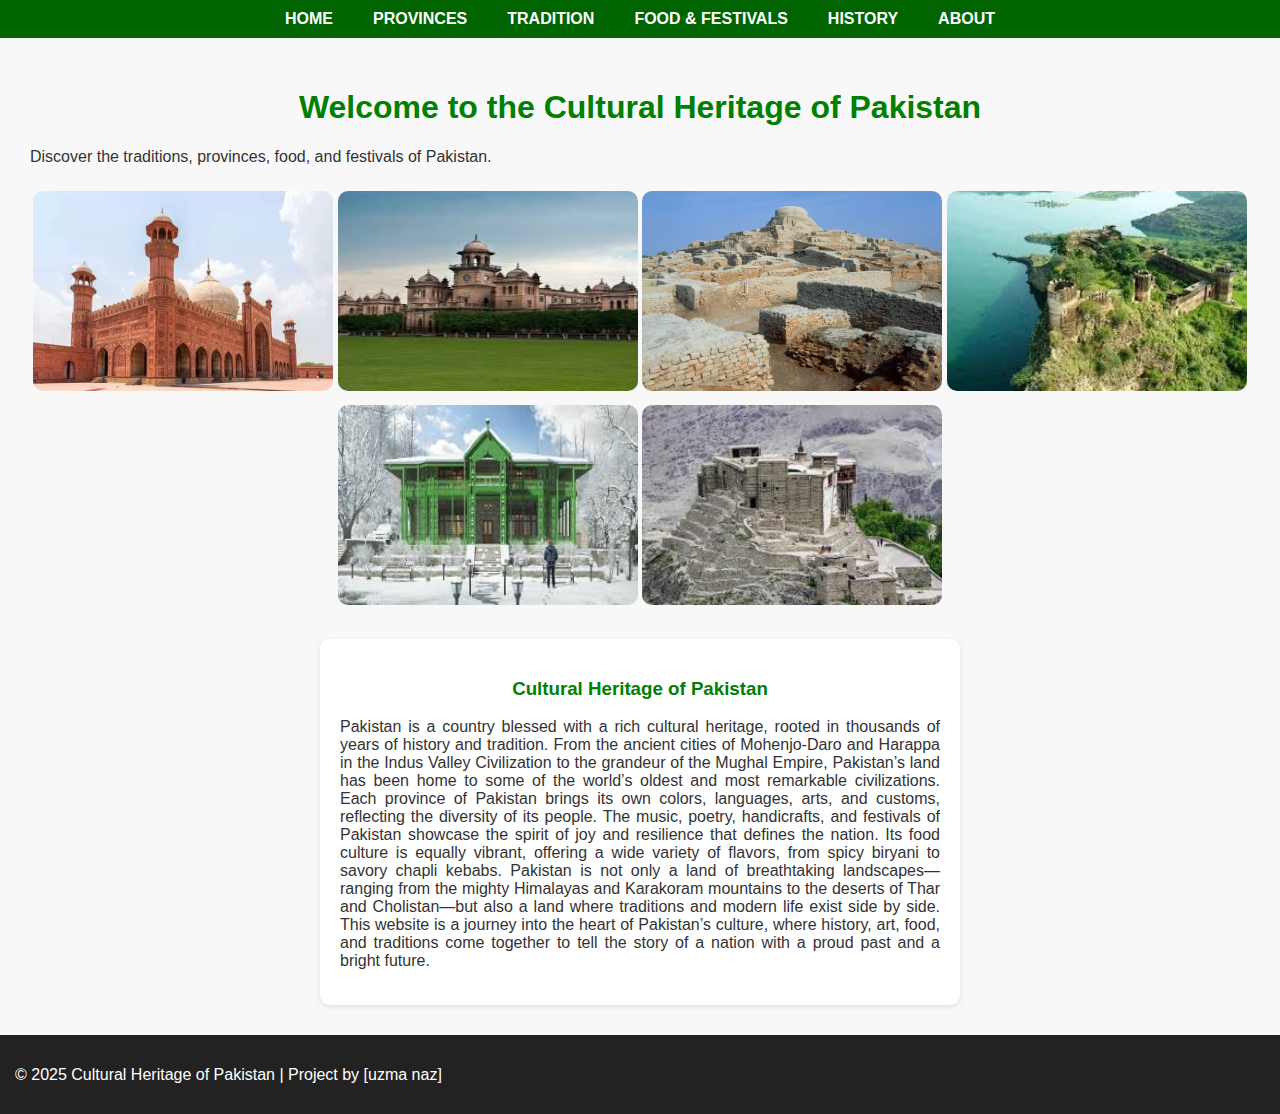
<file: index.html>
<!DOCTYPE html>
<html lang="en">

<head>
    <meta charset="UTF-8">
    <meta name="viewport" content="width=device-width, initial-scale=1.0">
    <title>Cultural Heritage of Pakistan</title>
    <link rel="stylesheet" href="style.css">
</head>

<body>
    <header>
        <nav>
            <ul>
                <li><a href="index.html">HOME</a></li>
                <li><a href="provinces.html">PROVINCES</a></li>
                <li><a href="traditions.html">TRADITION</a></li>
                <li><a href="food.html">FOOD & FESTIVALS</a></li>
                <li><a href="history.html">HISTORY</a></li>
                <li><a href="about.html">ABOUT</a></li>
            </ul>
        </nav>
    </header>

    <main>
        <h1>Welcome to the Cultural Heritage of Pakistan</h1>
        <p>Discover the traditions, provinces, food, and festivals of Pakistan.</p>
        <img src="images/badshahi masjid.webp" alt="Badshahi Mosque" width="600">
        <img src="images/islamia collage.jpeg" alt="islamia collage">
        <img src="images/Mohenjo-daro-Pakistan.webp" alt="Mohenjo-daro">
        <img src="images/ramkot fort.jpeg" alt="ramkot fort">
        <img src="images/ziarat.jpeg" alt="ziarat">
        <img src="images/shigar fort.jpeg" alt="shigar fort">
    </main>
    <section>
    <h3>Cultural Heritage of Pakistan</h3>
    <p>Pakistan is a country blessed with a rich cultural heritage, rooted in thousands of years of history and
        tradition. From the ancient cities of Mohenjo-Daro and Harappa in the Indus Valley Civilization to the grandeur
        of the Mughal Empire, Pakistan’s land has been home to some of the world’s oldest and most remarkable
        civilizations. Each province of Pakistan brings its own colors, languages, arts, and customs, reflecting the
        diversity of its people. The music, poetry, handicrafts, and festivals of Pakistan showcase the spirit of joy
        and resilience that defines the nation. Its food culture is equally vibrant, offering a wide variety of flavors,
        from spicy biryani to savory chapli kebabs. Pakistan is not only a land of breathtaking landscapes—ranging from
        the mighty Himalayas and Karakoram mountains to the deserts of Thar and Cholistan—but also a land where
        traditions and modern life exist side by side. This website is a journey into the heart of Pakistan’s culture,
        where history, art, food, and traditions come together to tell the story of a nation with a proud past and a
        bright future.</p>
        </section>


    <footer>
        <p>© 2025 Cultural Heritage of Pakistan | Project by [uzma naz]</p>
    </footer>
</body>

</html>
</file>
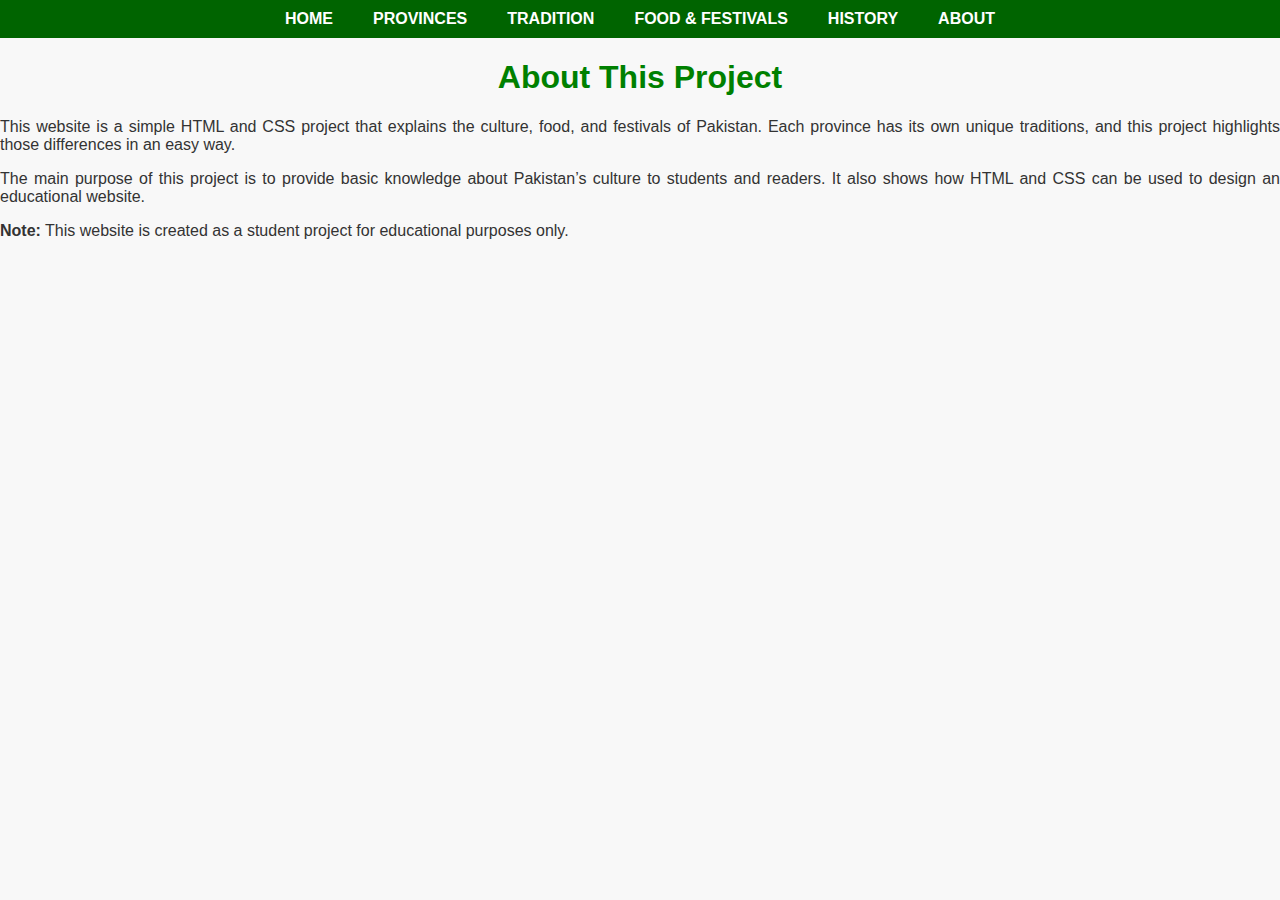
<file: about.html>
<!DOCTYPE html>
<html lang="en">

<head>
    <meta charset="UTF-8">
    <meta name="viewport" content="width=device-width, initial-scale=1.0">
    <link rel="stylesheet" href="style.css">
    <title>ABOUT</title>
</head>

<body>
    <header>
        <nav>
            <ul>
                <li><a href="index.html">HOME</a></li>
                <li><a href="provinces.html">PROVINCES</a></li>
                <li><a href="traditions.html">TRADITION</a></li>
                <li><a href="food.html">FOOD & FESTIVALS</a></li>
                <li><a href="history.html">HISTORY</a></li>
                <li><a href="about.html">ABOUT</a></li>
            </ul>
        </nav>
    </header>
    <h1>About This Project</h1>
    <div>
        <p>
            This website is a simple HTML and CSS project that explains the culture, food, and festivals of Pakistan.
            Each province has its own unique traditions, and this project highlights those differences in an easy way.
        </p>
        <p>
            The main purpose of this project is to provide basic knowledge about Pakistan’s culture to students and
            readers.
            It also shows how HTML and CSS can be used to design an educational website.
        </p>
        <p>
            <strong>Note:</strong> This website is created as a student project for educational purposes only.
        </p>
    </div>

</body>

</html>
</file>
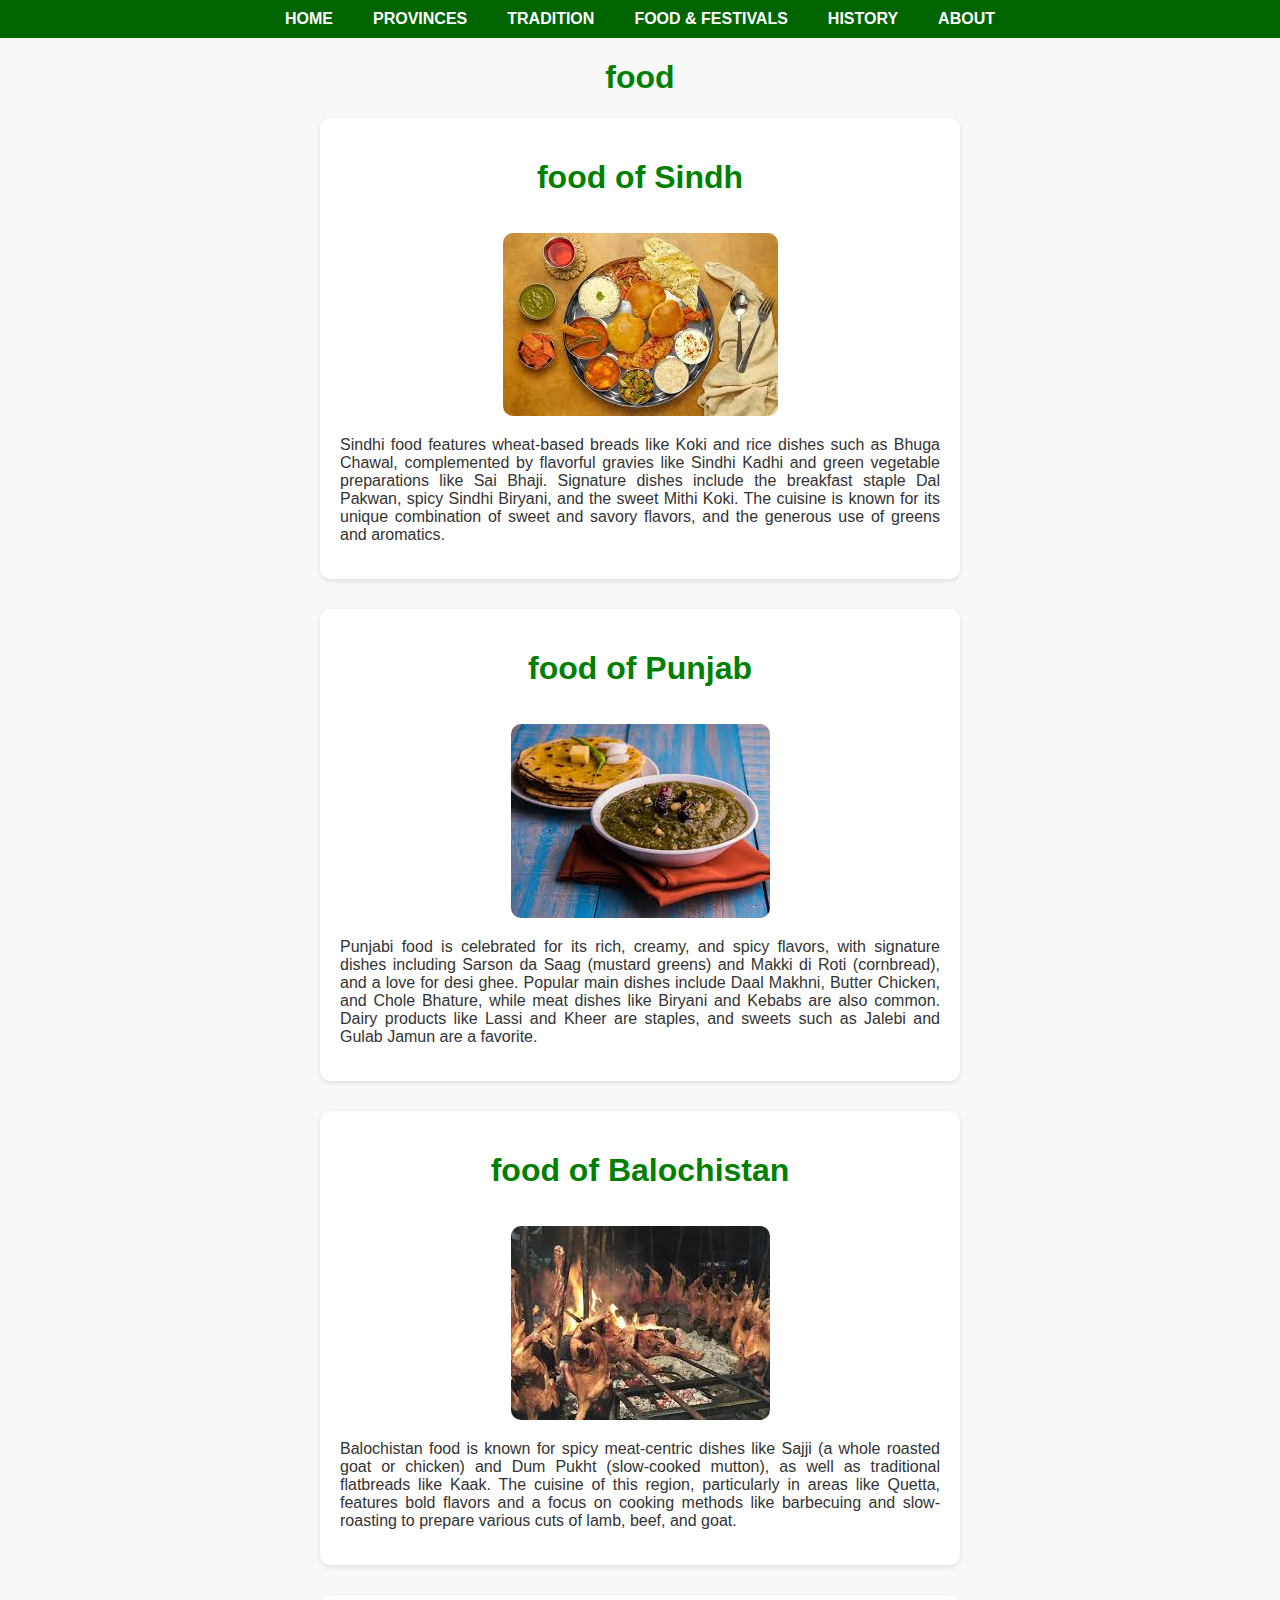
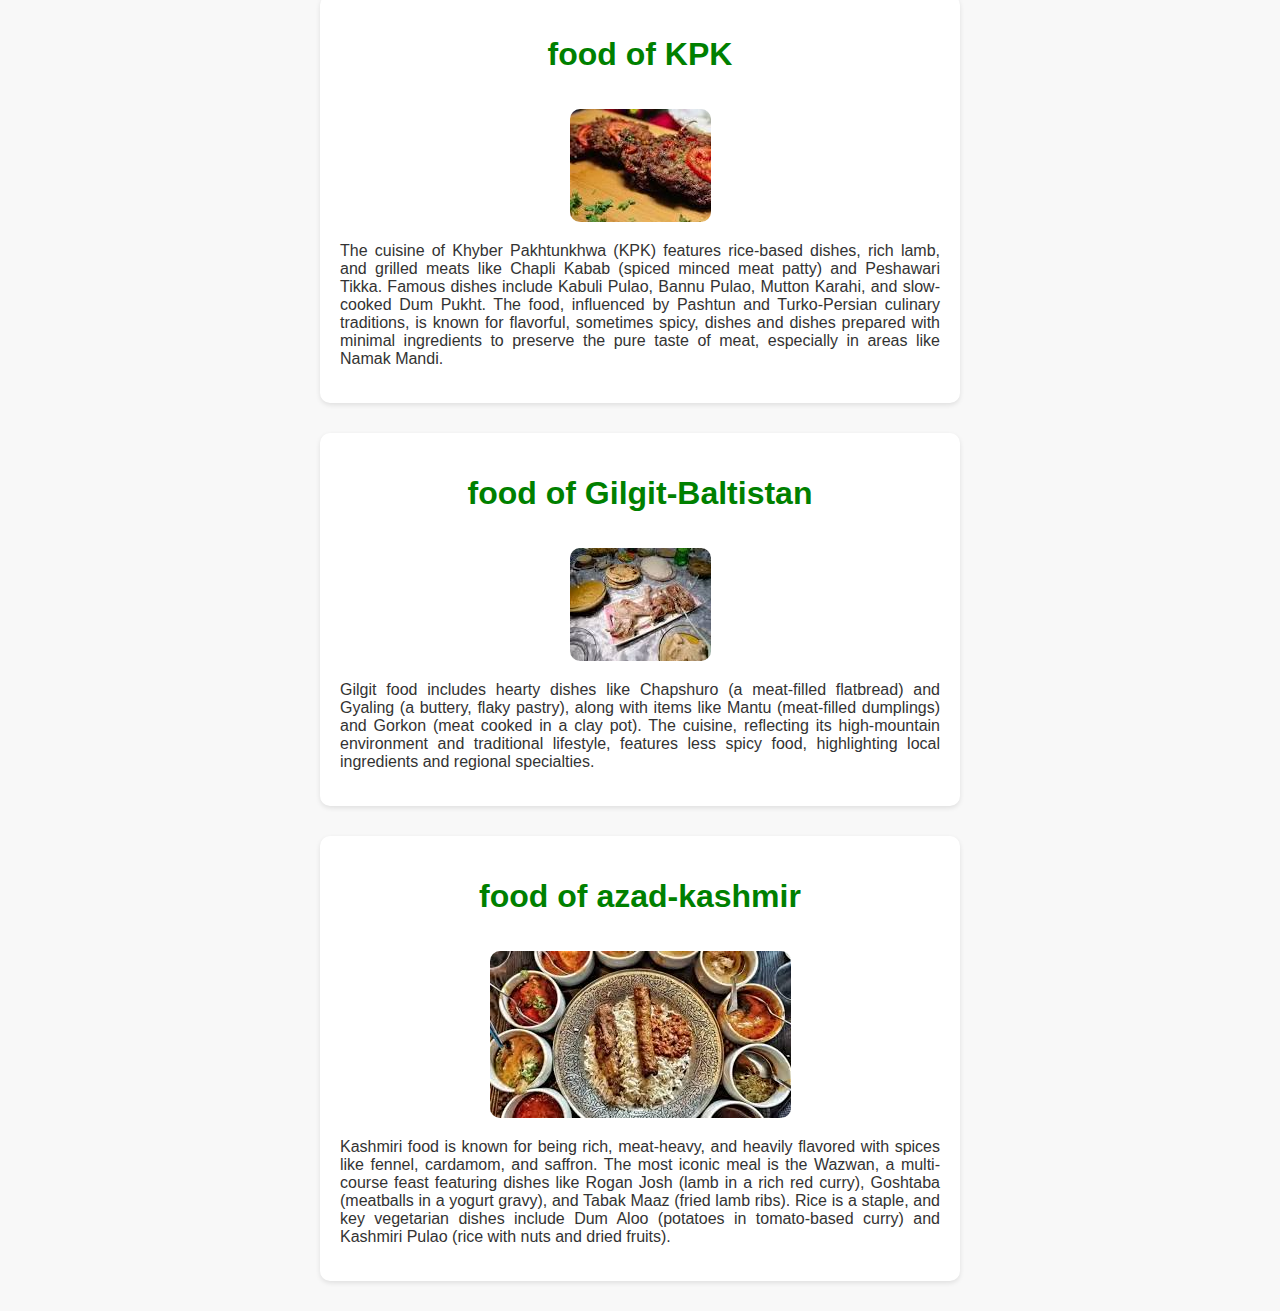
<file: food.html>
<!DOCTYPE html>
<html lang="en">

<head>
    <meta charset="UTF-8">
    <meta name="viewport" content="width=device-width, initial-scale=1.0">
    <title>food of Pakistan</title>
    <link rel="stylesheet" href="style.css">
</head>

<body>
    <header>
        <nav>
            <ul>
                <li><a href="index.html">HOME</a></li>
                <li><a href="provinces.html">PROVINCES</a></li>
                <li><a href="traditions.html">TRADITION</a></li>
                <li><a href="food.html">FOOD & FESTIVALS</a></li>
                <li><a href="history.html">HISTORY</a></li>
                <li><a href="about.html">ABOUT</a></li>
            </ul>
        </nav>
    </header>
    <h1>food </h1>
    <section>
        <h1>food of Sindh</h1>
        <img src="images/sindh food.jpeg" alt="sindh food">
        <p>Sindhi food features wheat-based breads like Koki and rice dishes such as Bhuga Chawal, complemented by
            flavorful
            gravies like Sindhi Kadhi and green vegetable preparations like Sai Bhaji. Signature dishes include the
            breakfast staple Dal Pakwan, spicy Sindhi Biryani, and the sweet Mithi Koki. The cuisine is known for its
            unique
            combination of sweet and savory flavors, and the generous use of greens and aromatics.
        </p>
    </section>
    <section>
        <h1>food of Punjab</h1>
        <img src="images/panjab food.jpeg" alt="punjab">
        <p>Punjabi food is celebrated for its rich, creamy, and spicy flavors, with signature dishes including Sarson da
            Saag (mustard greens) and Makki di Roti (cornbread), and a love for desi ghee. Popular main dishes include
            Daal Makhni, Butter Chicken, and Chole Bhature, while meat dishes like Biryani and Kebabs are also common.
            Dairy products like Lassi and Kheer are staples, and sweets such as Jalebi and Gulab Jamun are a favorite.
        </p>
    </section>
    <section>
        <h1>food of Balochistan</h1>
        <img src="images/sajji-balocistan.jpeg" alt="balocistan's food">
        <p>Balochistan food is known for spicy meat-centric dishes like Sajji (a whole roasted goat or chicken) and Dum
            Pukht (slow-cooked mutton), as well as traditional flatbreads like Kaak. The cuisine of this region,
            particularly in areas like Quetta, features bold flavors and a focus on cooking methods like barbecuing and
            slow-roasting to prepare various cuts of lamb, beef, and goat. </p>
    </section>
    <section>
        <h1>food of KPK</h1>
        <img src="images/kpk food.jpeg" alt="kpk's food">
        <p>The cuisine of Khyber Pakhtunkhwa (KPK) features rice-based dishes, rich lamb, and grilled meats like Chapli
            Kabab (spiced minced meat patty) and Peshawari Tikka. Famous dishes include Kabuli Pulao, Bannu Pulao,
            Mutton Karahi, and slow-cooked Dum Pukht. The food, influenced by Pashtun and Turko-Persian culinary
            traditions, is known for flavorful, sometimes spicy, dishes and dishes prepared with minimal ingredients to
            preserve the pure taste of meat, especially in areas like Namak Mandi. </p>
    </section>
    <section>
        <h1>food of Gilgit-Baltistan</h1>
        <img src="images/food of gilgit.jpeg" alt="gilgit's food">
        <p>Gilgit food includes hearty dishes like Chapshuro (a meat-filled flatbread) and Gyaling (a buttery, flaky
            pastry), along with items like Mantu (meat-filled dumplings) and Gorkon (meat cooked in a clay pot). The
            cuisine, reflecting its high-mountain environment and traditional lifestyle, features less spicy food,
            highlighting local ingredients and regional specialties. </p>
    </section>
    <section>
        <h1>food of azad-kashmir</h1>
        <img src="images/kashmiri food.jpeg" alt="kashmir's food">
        <p>Kashmiri food is known for being rich, meat-heavy, and heavily flavored with spices like fennel, cardamom,
            and saffron. The most iconic meal is the Wazwan, a multi-course feast featuring dishes like Rogan Josh (lamb
            in a rich red curry), Goshtaba (meatballs in a yogurt gravy), and Tabak Maaz (fried lamb ribs). Rice is a
            staple, and key vegetarian dishes include Dum Aloo (potatoes in tomato-based curry) and Kashmiri Pulao (rice
            with nuts and dried fruits). </p>
    </section>
</body>

</html>
</file>
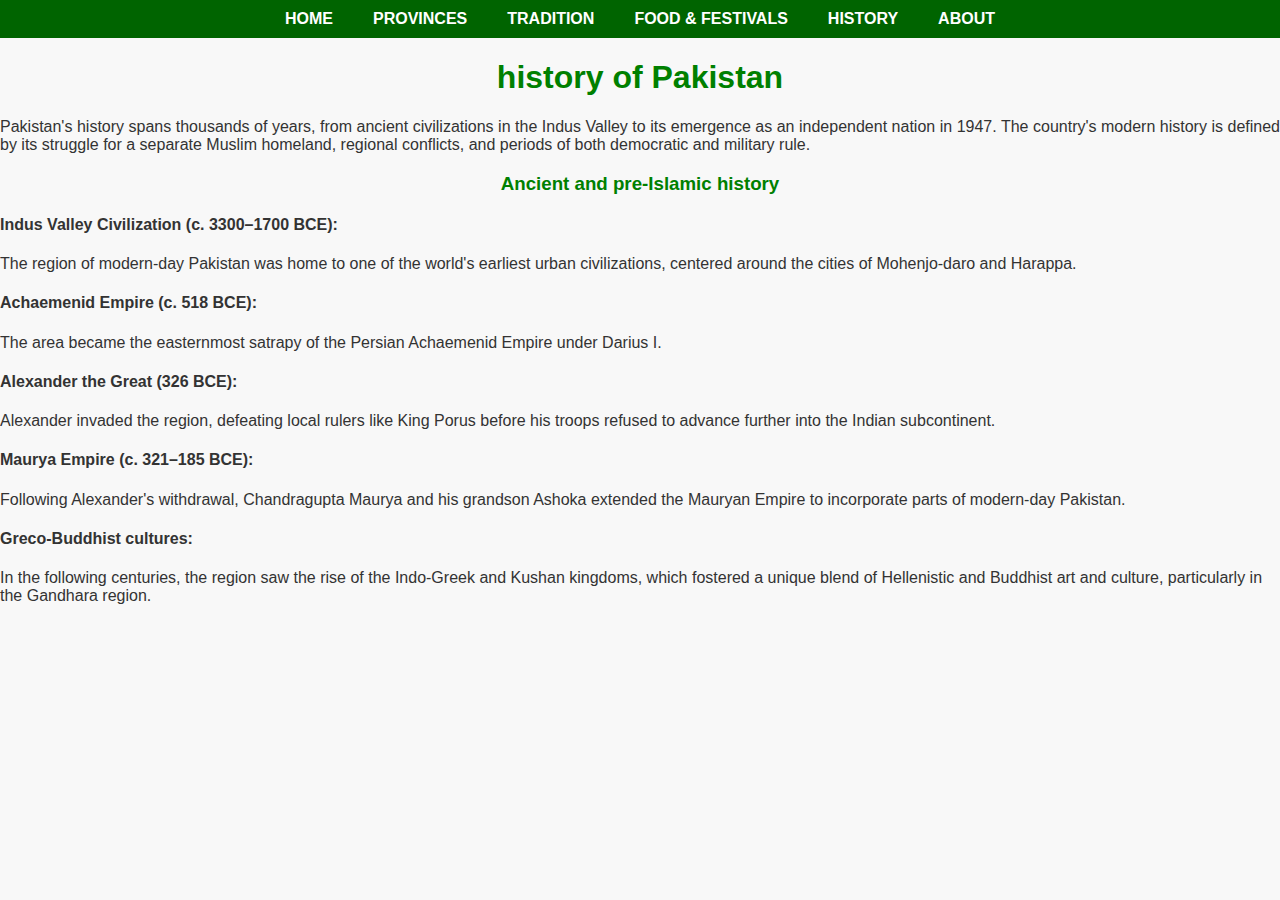
<file: history.html>
<!DOCTYPE html>
<html lang="en">

<head>
    <meta charset="UTF-8">
    <meta name="viewport" content="width=device-width, initial-scale=1.0">
    <title>history of Pakistan</title>
    <link rel="stylesheet" href="style.css">
</head>

<body>
    <header>
        <nav>
            <ul>
                <li><a href="index.html">HOME</a></li>
                <li><a href="provinces.html">PROVINCES</a></li>
                <li><a href="traditions.html">TRADITION</a></li>
                <li><a href="food.html">FOOD & FESTIVALS</a></li>
                <li><a href="history.html">HISTORY</a></li>
                <li><a href="about.html">ABOUT</a></li>
            </ul>
        </nav>
    </header>
    <div>
        <h1>history of Pakistan</h1>
        <p>Pakistan's history spans thousands of years, from ancient civilizations in the Indus Valley to its emergence
            as an independent nation in 1947. The country's modern history is defined by its struggle for a separate
            Muslim homeland, regional conflicts, and periods of both democratic and military rule.
        </p>
        <h3>Ancient and pre-Islamic history</h3>
        <h4>Indus Valley Civilization (c. 3300–1700 BCE):</h4> The region of modern-day Pakistan was home to one of the
        world's earliest urban civilizations, centered around the cities of Mohenjo-daro and Harappa.
        <h4>Achaemenid Empire (c. 518 BCE): </h4>The area became the easternmost satrapy of the Persian Achaemenid
        Empire under Darius I.
        <h4>Alexander the Great (326 BCE): </h4>Alexander invaded the region, defeating local rulers like King Porus
        before his troops refused to advance further into the Indian subcontinent.
        <h4>Maurya Empire (c. 321–185 BCE):</h4> Following Alexander's withdrawal, Chandragupta Maurya and his grandson
        Ashoka extended the Mauryan Empire to incorporate parts of modern-day Pakistan.
        <h4>Greco-Buddhist cultures:</h4> In the following centuries, the region saw the rise of the Indo-Greek and
        Kushan
        kingdoms, which fostered a unique blend of Hellenistic and Buddhist art and culture, particularly in the
        Gandhara region.
        </p>

    </div>
</body>

</html>
</file>
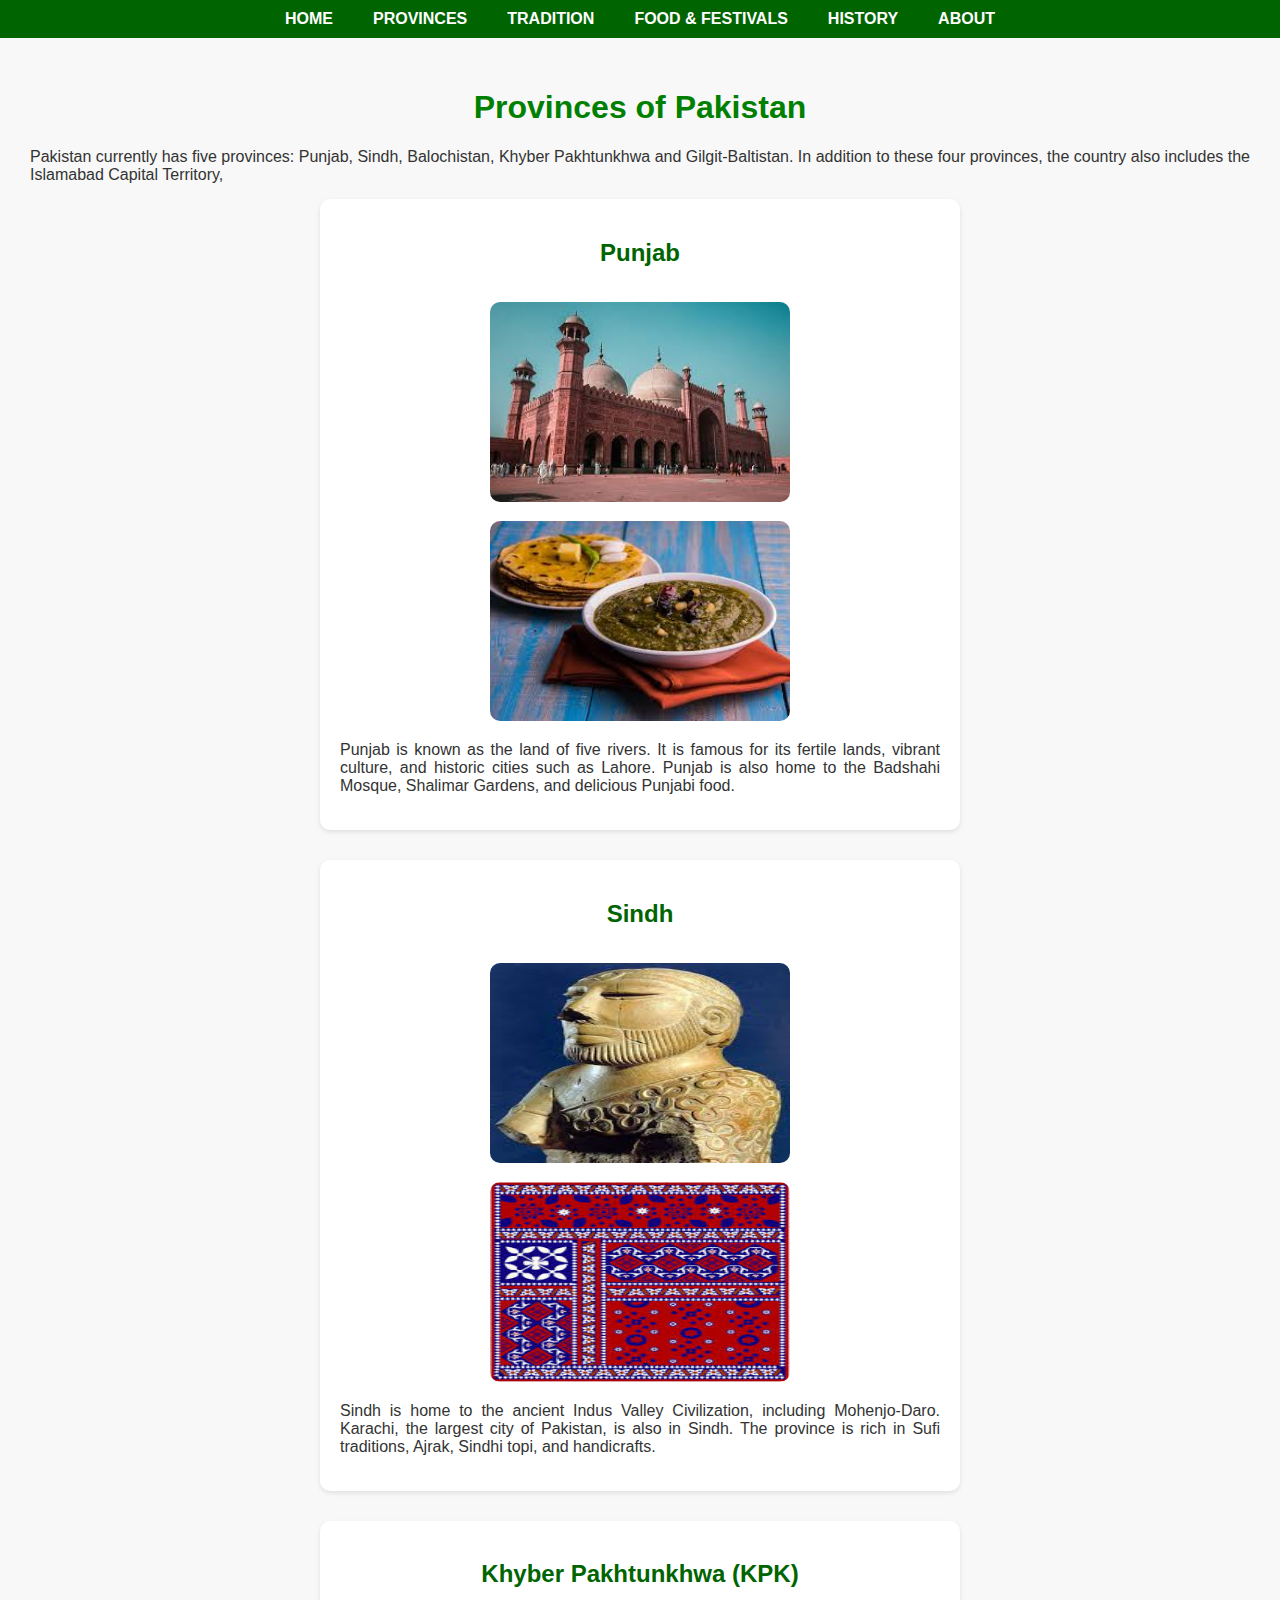
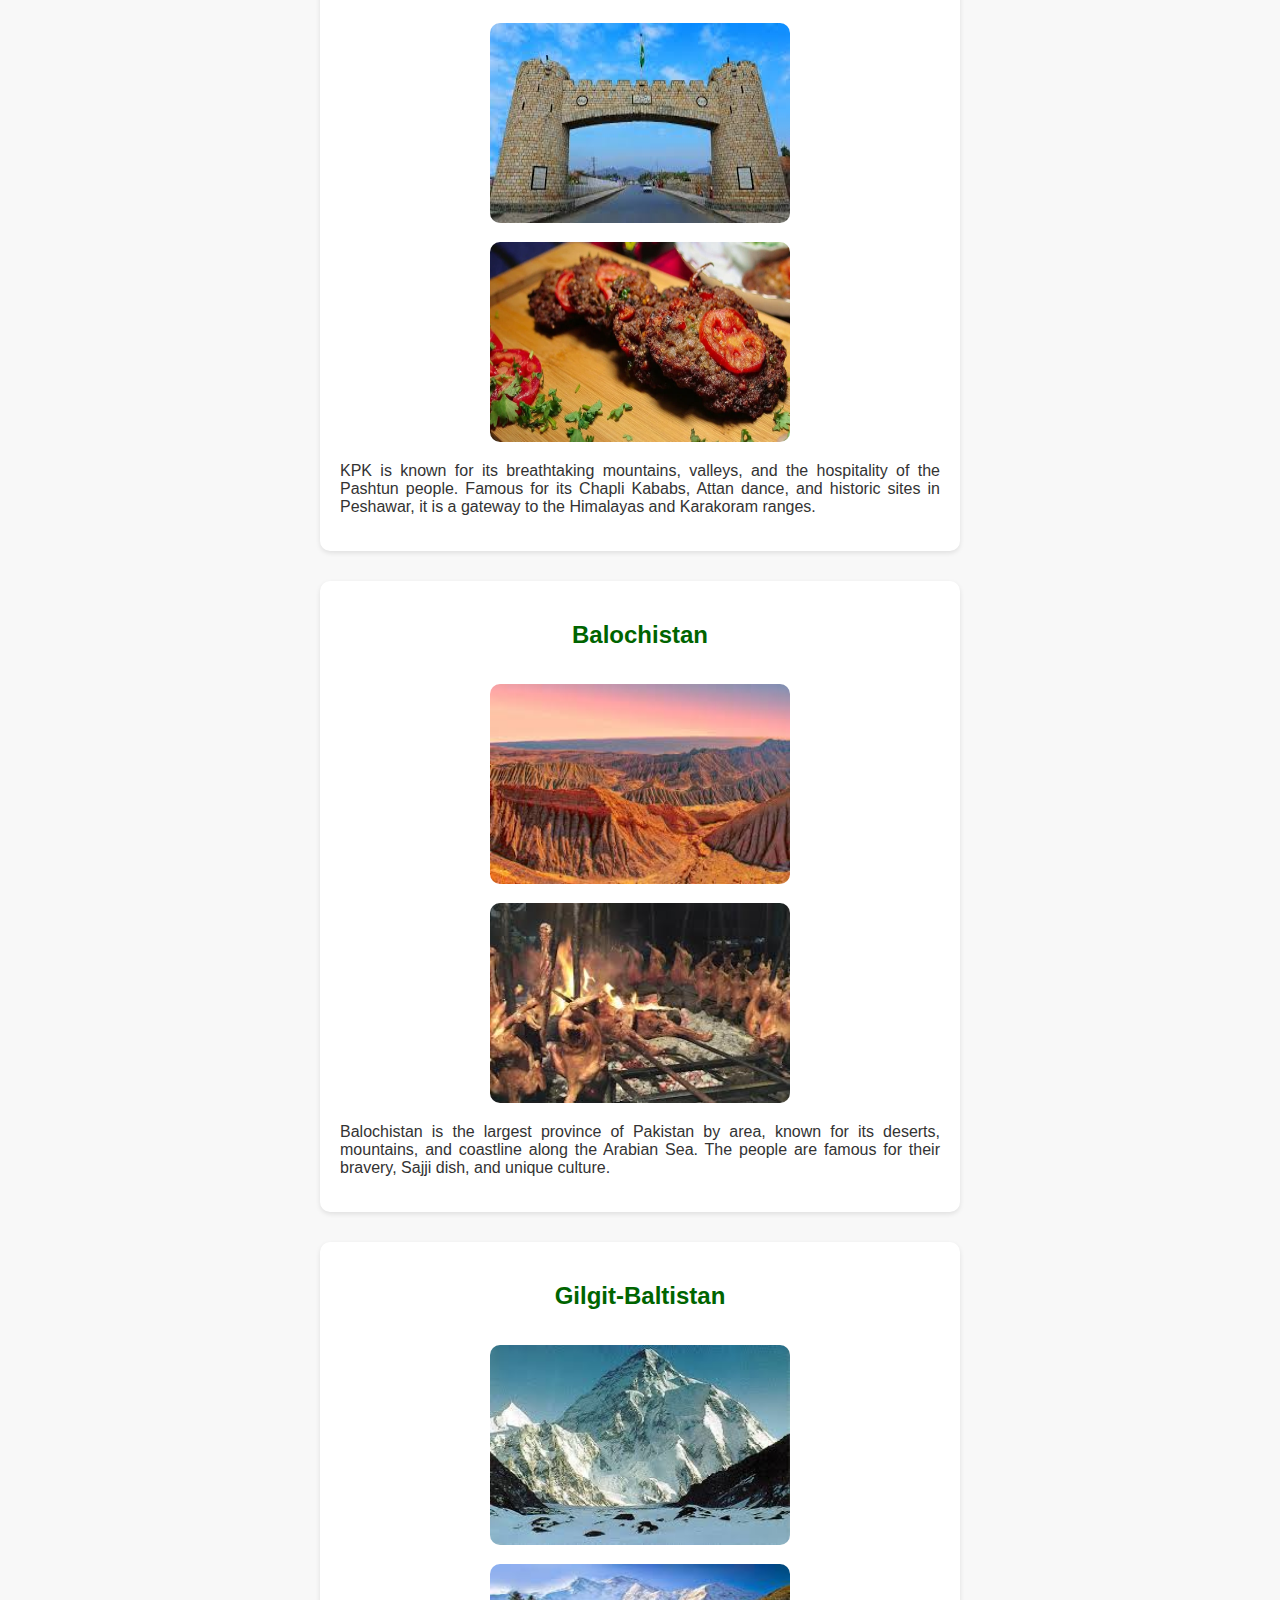
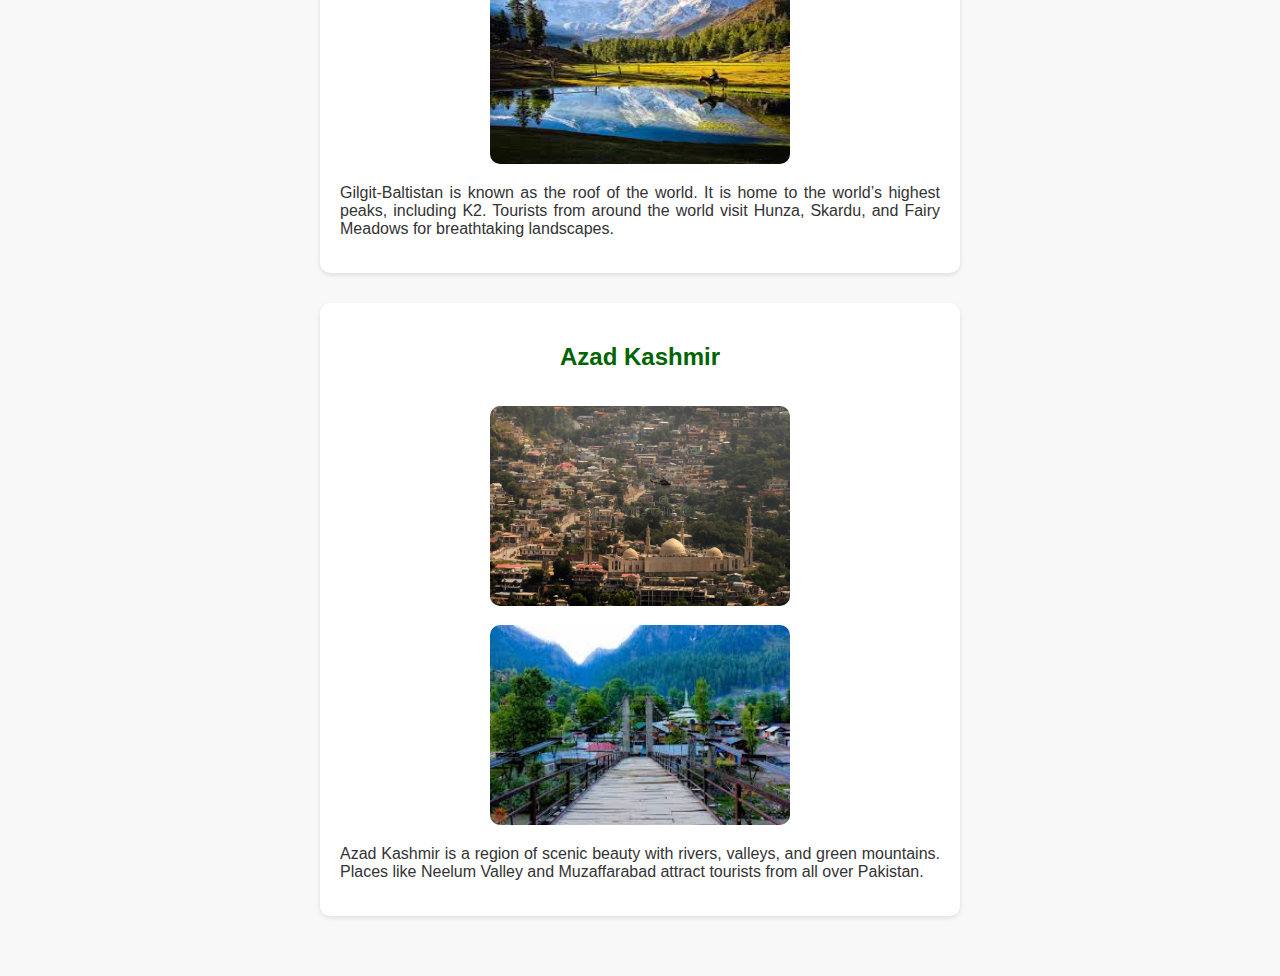
<file: provinces.html>
<!DOCTYPE html>
<html lang="en">

<head>
    <meta charset="UTF-8">
    <meta name="viewport" content="width=device-width, initial-scale=1.0">
    <title>Provinces of Pakistan</title>
    <link rel="stylesheet" href="style.css">
</head>

<body>
    <header>
        <nav>
            <ul>
                <li><a href="index.html">HOME</a></li>
                <li><a href="provinces.html">PROVINCES</a></li>
                <li><a href="traditions.html">TRADITION</a></li>
                <li><a href="food.html">FOOD & FESTIVALS</a></li>
                <li><a href="history.html">HISTORY</a></li>
                <li><a href="about.html">ABOUT</a></li>
            </ul>
        </nav>
    </header>
    <main>
        <h1>Provinces of Pakistan</h1>
        <p>Pakistan currently has five provinces: Punjab, Sindh, Balochistan, Khyber Pakhtunkhwa and  Gilgit-Baltistan. In addition to
            these four provinces, the country also includes the Islamabad Capital Territory, </p>

        <section>
            <h2>Punjab</h2>
            <img src="images/panjab.jpeg" alt="Punjab" width="500">
            <img src="images/panjab food.jpeg" alt="punjab food">
            <p>Punjab is known as the land of five rivers. It is famous for its fertile lands, vibrant culture, and
                historic cities such as Lahore. Punjab is also home to the Badshahi Mosque, Shalimar Gardens, and
                delicious Punjabi food.</p>
        </section>
        <section>
            <h2>Sindh</h2>
            <img src="images/sindh.jpeg" alt="Sindh" width="500">
            <img src="images/ajrak.jpeg" alt="Ajrak">
            <p>Sindh is home to the ancient Indus Valley Civilization, including Mohenjo-Daro. Karachi, the largest city
                of Pakistan, is also in Sindh. The province is rich in Sufi traditions, Ajrak, Sindhi topi, and
                handicrafts.</p>

        </section>

        <section>
            <h2>Khyber Pakhtunkhwa (KPK)</h2>
            <img src="images/kpk.jpeg" alt="KPK" width="500">
            <img src="images/chapli-kabab-kpk.webp" alt="chapli-kabab">
            <p>KPK is known for its breathtaking mountains, valleys, and the hospitality of the Pashtun people. Famous
                for its Chapli Kababs, Attan dance, and historic sites in Peshawar, it is a gateway to the Himalayas and
                Karakoram ranges.</p>

        </section>
        <section>
            <h2>Balochistan</h2>
            <img src="images/balocistan.jpeg" alt="Balochistan" width="500">
            <img src="images/sajji-balocistan.jpeg" alt="Sajji">
            <p>Balochistan is the largest province of Pakistan by area, known for its deserts, mountains, and coastline
                along the Arabian Sea. The people are famous for their bravery, Sajji dish, and unique culture.</p>

        </section>

        <section>
            <h2>Gilgit-Baltistan</h2>
            <img src="images/gilgit baltistan.jpeg" alt="Gilgit-Baltistan" width="500">
            <img src="images/fairy gilgit.jpeg" alt="fairy ">
            <p>Gilgit-Baltistan is known as the roof of the world. It is home to the world’s highest peaks, including
                K2. Tourists from around the world visit Hunza, Skardu, and Fairy Meadows for breathtaking landscapes.
            </p>

        </section>

        <section>
            <h2>Azad Kashmir</h2>
            <img src="images/azad-kashmir.webp" alt="Azad Kashmir" width="500">
            <img src="images/neelum velly - azad kashmir.jpeg" alt="">
            <p>Azad Kashmir is a region of scenic beauty with rivers, valleys, and green mountains. Places like Neelum
                Valley and Muzaffarabad attract tourists from all over Pakistan.</p>

        </section>
    </main>


</body>

</html>
</file>
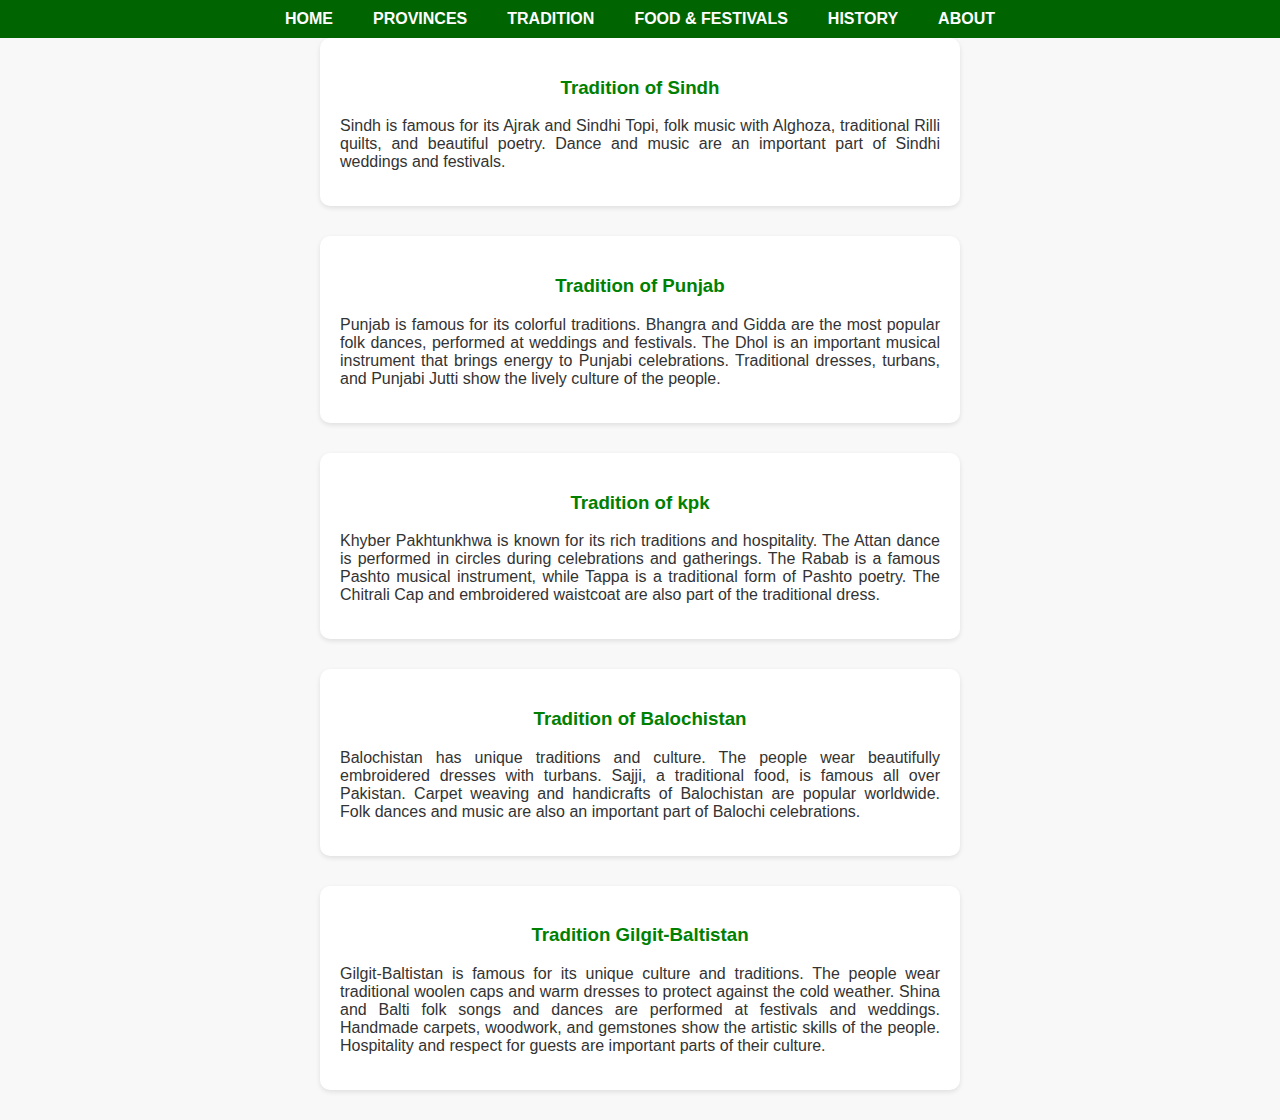
<file: traditions.html>
<!DOCTYPE html>
<html lang="en">

<head>
    <meta charset="UTF-8">
    <meta name="viewport" content="width=device-width, initial-scale=1.0">
    <title>traditions of Pakistan</title>
    <link rel="stylesheet" href="style.css">
</head>

<body>
    <header>
        <nav>
            <ul>
                <li><a href="index.html">HOME</a></li>
                <li><a href="provinces.html">PROVINCES</a></li>
                <li><a href="traditions.html">TRADITION</a></li>
                <li><a href="food.html">FOOD & FESTIVALS</a></li>
                <li><a href="history.html">HISTORY</a></li>
                <li><a href="about.html">ABOUT</a></li>
            </ul>
        </nav>
    </header>
    <section>
        <h3>Tradition of Sindh</h3>
        <p>
            Sindh is famous for its Ajrak and Sindhi Topi, folk music with Alghoza,
            traditional Rilli quilts, and beautiful poetry.
            Dance and music are an important part of Sindhi weddings and festivals.
        </p>
    </section>
    <section>
        <h3 style="color:green;">Tradition of Punjab</h3>
        <p>
            Punjab is famous for its colorful traditions. Bhangra and Gidda are the most popular folk dances, performed
            at weddings and festivals.
            The Dhol is an important musical instrument that brings energy to Punjabi celebrations.
            Traditional dresses, turbans, and Punjabi Jutti show the lively culture of the people.
        </p>

    </section>
    <section>
        <h3 style="color:green;">Tradition of kpk</h3>
        <p>
            Khyber Pakhtunkhwa is known for its rich traditions and hospitality.
            The Attan dance is performed in circles during celebrations and gatherings.
            The Rabab is a famous Pashto musical instrument, while Tappa is a traditional form of Pashto poetry.
            The Chitrali Cap and embroidered waistcoat are also part of the traditional dress.
        </p>

    </section>
    <section>
        <h3 style="color:green;">Tradition of Balochistan</h3>
        <p>
            Balochistan has unique traditions and culture.
            The people wear beautifully embroidered dresses with turbans.
            Sajji, a traditional food, is famous all over Pakistan.
            Carpet weaving and handicrafts of Balochistan are popular worldwide.
            Folk dances and music are also an important part of Balochi celebrations.
        </p>

    </section>
    <section>
        <h3 style="color:green;">Tradition Gilgit-Baltistan</h3>
        <p>
            Gilgit-Baltistan is famous for its unique culture and traditions.
            The people wear traditional woolen caps and warm dresses to protect against the cold weather.
            Shina and Balti folk songs and dances are performed at festivals and weddings.
            Handmade carpets, woodwork, and gemstones show the artistic skills of the people.
            Hospitality and respect for guests are important parts of their culture.
        </p>

    </section>

</body>

</html>
</file>
<file: style.css>
/* General Styling */
body {
  font-family: Arial, sans-serif;
  margin: 0;
  padding: 0;
  background: #f8f8f8;
  color: #333;
}

/* Navigation Bar */
nav {
  background-color: darkgreen;
  padding: 10px 0;
}
nav ul {
  list-style: none;
  display: flex;
  justify-content: center;
  margin: 0;
  padding: 0;
}
nav ul li {
  margin: 0 20px;
}
nav ul li a {
  color: white;
  text-decoration: none;
  font-weight: bold;
}
nav ul li a:hover {
  color: yellow;
}

/* Main Content */
main {
  text-align: center;
  padding: 40px;
}
main img {
  margin-top: 10px;
  border-radius: 10px;
  width: 300px; 
  height: 200px; 
}


/* Footer */
footer {
  background-color: #222;
  color: white;
  text-align: center;
  padding: 15px;
}
/*provances*/
main {
  padding: 30px;
}

section {
  box-shadow: 0 2px 5px rgba(0,0,0,0.1);
  width: 600px;
  text-align: center;   /* centers text and inline elements */
  margin: 0 auto;       /* centers block element */
  display: block;
  margin-bottom: 30px;   /* space between sections */
  padding: 20px;
  border-radius: 10px;
  background: #fff;      /* optional: makes sections look separate */
}

section h2 {
  color: darkgreen;
}

section img {
  margin-top: 15px;
  border-radius: 10px;
}
h3{
  color: green;
  text-align: center;
}
h1{
  color: green;
  text-align: center;
}
image{
  border-radius: 3px;
}
 p {
  text-align: justify;  /* paragraph aligned properly */
  margin-bottom: 15px;
}
</file>
